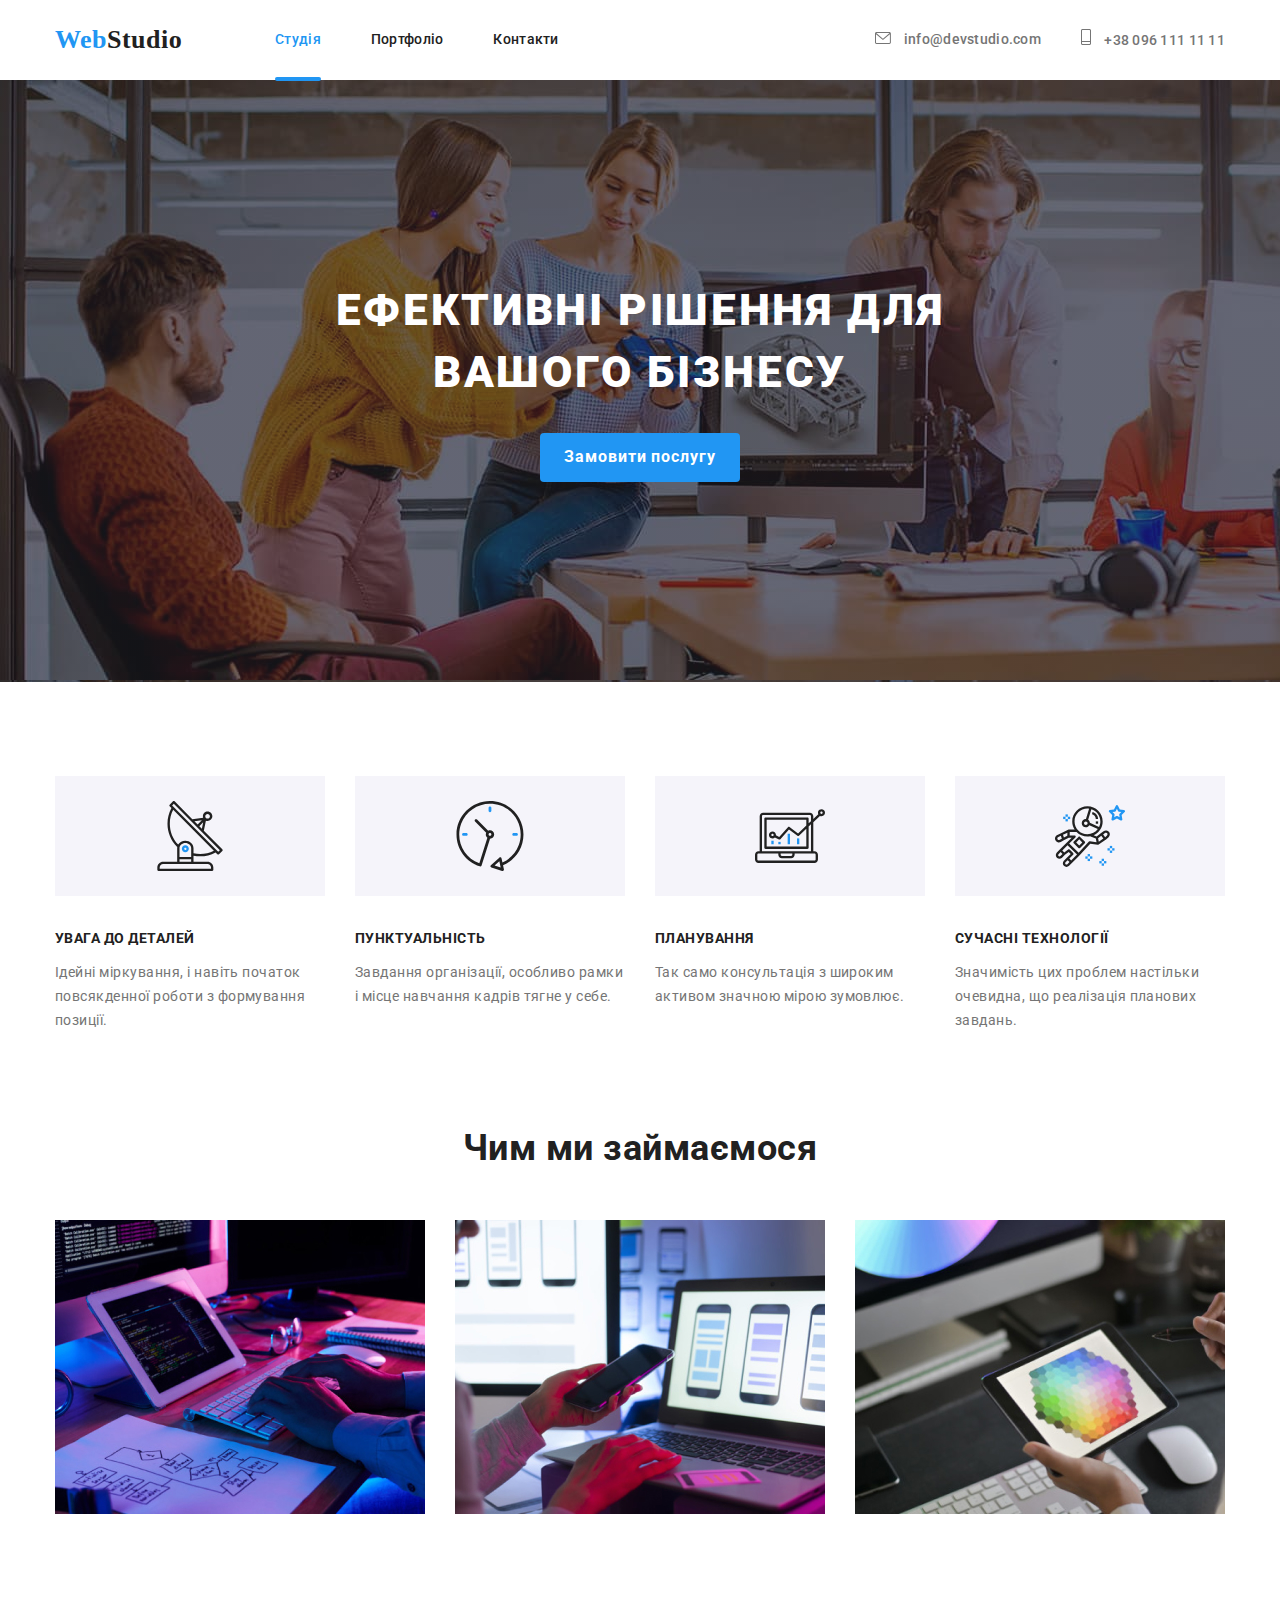
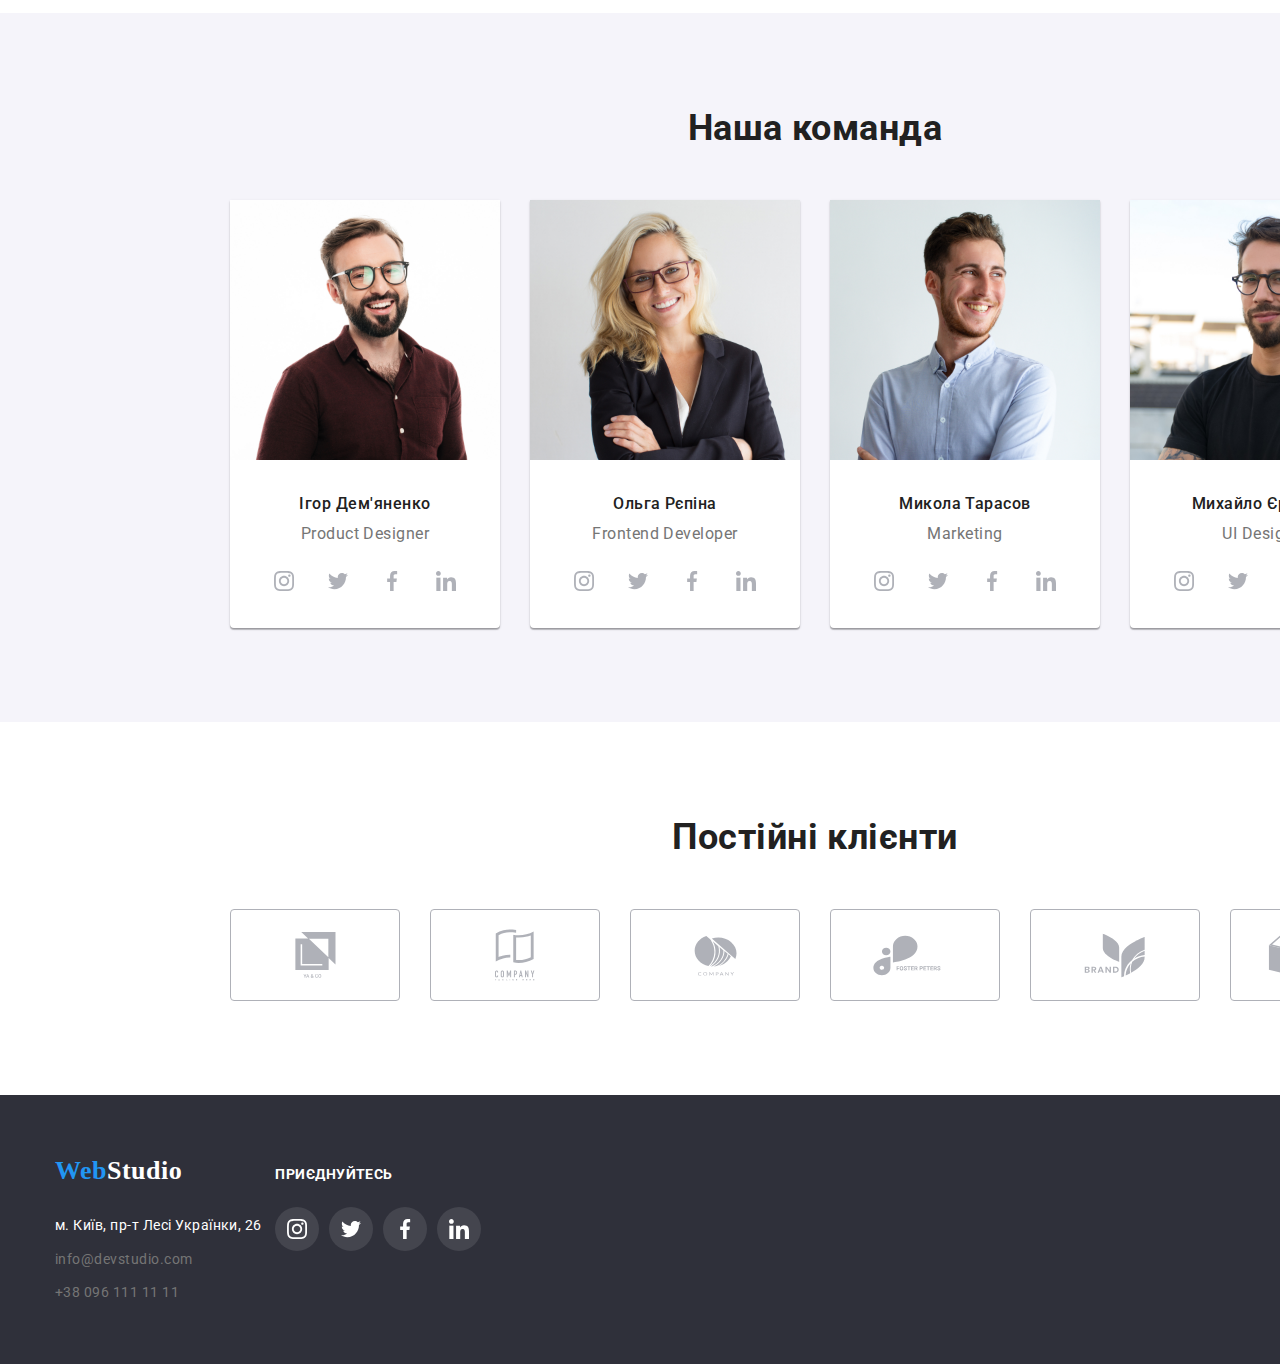
<file: index.html>
<!DOCTYPE html>
<html lang="en">
<head>
    <meta charset="UTF-8">
    <meta name="viewport" content="width=device-width, initial-scale=1.0">
    <title>Document</title>
    <link href="https://fonts.googleapis.com/css2?family=Comfortaa:wght@300..700&family=Roboto:wght@400;500;700;900&display=swap" rel="stylesheet">
    <link rel="stylesheet" href="https://cdnjs.cloudflare.com/ajax/libs/modern-normalize/2.0.0/modern-normalize.min.css">
    <link rel="stylesheet" href="./css/styles.css">
</head>
<body>
    <header class="page-header">
        <div class="container">
         <nav class="navigations">
            <a class="logo" href="/">
                <span class="logo-one">Web</span><span class="logo-two">Studio</span>
            </a>
            <ul class="site-naw list">
                <li class="site-nav-item"><a class="link" href="#"> 
                <span class="studio">Студія</span></a></li>
                <li class="site-nav-item"><a class="link" href="./portfolio.html"> Портфоліо</a></li>
                <li class="site-nav-item"><a class="link" href="">Контакти</a></li>
            </ul>
          </nav>
            <ul class="contacts list">
              <li><a class="mail-link link" href="mailto:info@devstudio.com">
                <svg class="mail-icon" height="12" width="16">
                    <use href="./images/icons.svg#icon-mail"></use>
                </svg>
                info@devstudio.com</a></li>
              <li><a class="tel-link link" href="tel:+380961111111">
                <svg class="mail-icon" height="16" width="10">
                    <use href="./images/icons.svg#icon-phone"></use>
                </svg>
                +38 096 111 11 11</a></li>
            </ul>
        </div> 
    </header>
   <main>
    <!--Hero-->
    <section class="hero">
     <div class="container">
       <h1 class="hero-title">Ефективні рішення для вашого бізнесу</h1>
       <button data-modal-open class="hero-button">Замовити послугу</button>
       <div class="backdrop is-hidden" data-modal>
        <div class="modal">
         <button data-modal-close type="button" class="btn-modal-close">
            <svg class="close-btn-icon" height="18" width="18">
                <use href="./images/icons.svg#icon-close"></use>
            </svg>
         </button>
        </div>
       </div>
     </div>
        </section>
        <!--Benefits-->
    <section class="page-benefits">
         <div class="container">
            <ul class="benefits list">
               <li class="preference-item">
                <div class="benefit-box">
                    <svg class="benefit-icon" height="70" width="70">
                        <use href="./images/icons.svg#icon-benefit1"></use>
                    </svg>
                </div>
                <h3 class="benefits-title">УВАГА ДО ДЕТАЛЕЙ</h3>
                  <p class="benefits-title-list">Ідейні міркування, і навіть початок повсякденної роботи з формування позиції.</p>
               </li>
               <li class="preference-item">
                <div class="benefit-box">
                    <svg class="benefit-icon" height="70" width="70">
                        <use href="./images/icons.svg#icon-benefit2"></use>
                    </svg>
                </div>
                <h3 class="benefits-title">ПУНКТУАЛЬНІСТЬ</h3>
                  <p class="benefits-title-list">Завдання організації, особливо рамки і місце навчання кадрів тягне у себе.</p>
               </li>
               <li class="preference-item">
                <div class="benefit-box">
                    <svg class="benefit-icon" height="70" width="70">
                        <use href="./images/icons.svg#icon-benefit3"></use>
                    </svg>
                </div>
                <h3 class="benefits-title">ПЛАНУВАННЯ</h3>
                  <p class="benefits-title-list">Так само консультація з широким активом значною мірою зумовлює.</p>
               </li>
               <li class="preference-item">
                <div class="benefit-box">
                    <svg class="benefit-icon" height="70" width="70">
                        <use href="./images/icons.svg#icon-benefit4"></use>
                    </svg>
                </div>
                  <h3 class="benefits-title">СУЧАСНІ ТЕХНОЛОГІЇ</h3>
                  <p class="benefits-title-list">Значимість цих проблем настільки очевидна, що реалізація планових завдань.</p>
               </li>
            </ul>
         </div>    
    </section>
    <!--About us-->
    <section class="about-us">
        <div class="container">
            <h2 class="section-title">Чим ми займаємося</h2>
            <ul class="occupation list">
                <li><img src="./images/about-us/about-us-1.jpg" alt="написання коду" width="370" height="294"> </li>
                <li><img src="./images/about-us/abot-us-2.jpg" alt="смартфон і ноутбук" width="370" height="294"> </li>
                <li><img src="./images/about-us/about-us-3.jpg" alt="планшет" width="370" height="294"> </li>
            </ul>
        </div>
    </section>
    <!--Our team-->
    <section class="our-team">
    <div class="container">
        <h2 class="section-title">Наша команда</h2>
        <ul class="team list">
            <li class="team-item">
                <img src="./images/team/team-img1.jpg" alt="дизайнер" width="270" height="260">
                <div class="name-item">
                    <h3 class="team-name">Ігор Дем'яненко</h3>
                    <p class="team-profession">Product Designer</p>
                    <ul class="team-link">
                        <li class="team-link-box">
                            <a href="" class="team-link-social link">
                                <svg class="benefit-icon" height="20" width="20">
                                    <use href="./images/icons.svg#icon-instagram"></use>
                                </svg> 
                            </a>
                        </li>
                        <li class="team-link-box">
                            <a href="" class="team-link-social link">
                                <svg class="benefit-icon" height="20" width="20">
                                    <use href="./images/icons.svg#icon-twitter"></use>
                                </svg> 
                            </a>
                        </li>
                        <li class="team-link-box">
                            <a href="" class="team-link-social link">
                                <svg class="benefit-icon" height="20" width="20">
                                    <use href="./images/icons.svg#icon-facebook"></use>
                                </svg> 
                            </a>
                        </li>
                        <li class="team-link-box">
                            <a href="" class="team-link-social link">
                                <svg class="benefit-icon" height="20" width="20">
                                    <use href="./images/icons.svg#icon-linkedin"></use>
                                </svg> 
                            </a>
                        </li>
                    </ul>
                </div>
            </li>
            <li class="team-item">
                <img src="./images/team/team-img2.jpg" alt="розробник" width="270" height="260">
                <div class="name-item">
                    <h3 class="team-name">Ольга Рєпіна</h3>
                    <p class="team-profession">Frontend Developer</p>
                    <ul class="team-link">
                        <li class="team-link-box">
                            <a href="" class="team-link-social link">
                                <svg class="benefit-icon" height="20" width="20">
                                    <use href="./images/icons.svg#icon-instagram"></use>
                                </svg> 
                            </a>
                        </li>
                        <li class="team-link-box">
                            <a href="" class="team-link-social link">
                                <svg class="benefit-icon" height="20" width="20">
                                    <use href="./images/icons.svg#icon-twitter"></use>
                                </svg> 
                            </a>
                        </li>
                        <li class="team-link-box">
                            <a href="" class="team-link-social link">
                                <svg class="benefit-icon" height="20" width="20">
                                    <use href="./images/icons.svg#icon-facebook"></use>
                                </svg> 
                            </a>
                        </li>
                        <li class="team-link-box">
                            <a href="" class="team-link-social link">
                                <svg class="benefit-icon" height="20" width="20">
                                    <use href="./images/icons.svg#icon-linkedin"></use>
                                </svg> 
                            </a>
                        </li>
                    </ul>
                </div>
            </li>
            <li class="team-item">
                <img src="./images/team/team-img3.jpg" alt="розробник" width="270" height="260">
                <div class="name-item">
                    <h3 class="team-name">Микола Тарасов</h3>
                    <p class="team-profession">Marketing</p>
                    <ul class="team-link">
                        <li class="team-link-box">
                            <a href="" class="team-link-social link">
                                <svg class="benefit-icon" height="20" width="20">
                                    <use href="./images/icons.svg#icon-instagram"></use>
                                </svg> 
                            </a>
                        </li>
                        <li class="team-link-box">
                            <a href="" class="team-link-social link">
                                <svg class="benefit-icon" height="20" width="20">
                                    <use href="./images/icons.svg#icon-twitter"></use>
                                </svg> 
                            </a>
                        </li>
                        <li class="team-link-box">
                            <a href="" class="team-link-social link">
                                <svg class="benefit-icon" height="20" width="20">
                                    <use href="./images/icons.svg#icon-facebook"></use>
                                </svg> 
                            </a>
                        </li>
                        <li class="team-link-box">
                            <a href="" class="team-link-social link">
                                <svg class="benefit-icon" height="20" width="20">
                                    <use href="./images/icons.svg#icon-linkedin"></use>
                                </svg> 
                            </a>
                        </li>
                    </ul>
                </div>
            </li>
            <li class="team-item">
                <img src="./images/team/team-img4.jpg" alt="розробник" width="270" height="260">
                <div class="name-item">
                    <h3 class="team-name">Михайло Єрмаков</h3>
                    <p class="team-profession">UI Designer</p>
                    <ul class="team-link">
                        <li class="team-link-box">
                            <a href="" class="team-link-social link">
                                <svg class="benefit-icon" height="20" width="20">
                                    <use href="./images/icons.svg#icon-instagram"></use>
                                </svg> 
                            </a>
                        </li>
                        <li class="team-link-box">
                            <a href="" class="team-link-social link">
                                <svg class="benefit-icon" height="20" width="20">
                                    <use href="./images/icons.svg#icon-twitter"></use>
                                </svg> 
                            </a>
                        </li>
                        <li class="team-link-box">
                            <a href="" class="team-link-social link">
                                <svg class="benefit-icon" height="20" width="20">
                                    <use href="./images/icons.svg#icon-facebook"></use>
                                </svg> 
                            </a>
                        </li>
                        <li class="team-link-box">
                            <a href="" class="team-link-social link">
                                <svg class="benefit-icon" height="20" width="20">
                                    <use href="./images/icons.svg#icon-linkedin"></use>
                                </svg> 
                            </a>
                        </li>
                    </ul>
                </div>
            </li>
        </ul>
    </div>
    </section>
    <!--Permanent clients-->
    <section class="clients">
        <div class="container">
            <h2 class="section-title">Постійні клієнти</h2>
            <ul class="clients-list">
              <li class="clients-item">
                <a class="clients-link link">
                    <svg class="client-icon" height="46" width="41">
                        <use href="./images/icons.svg#icon-group-1"></use>
                    </svg> 
                </a>
              </li>
              <li class="clients-item">
                <a class="clients-link link">
                    <svg class="client-icon" height="52" width="40">
                        <use href="./images/icons.svg#icon-group-2"></use>
                    </svg> 
                </a>
              </li>
              <li class="clients-item">
                <a class="clients-link link">
                    <svg class="client-icon" height="41" width="43">
                        <use href="./images/icons.svg#icon-group-3"></use>
                    </svg> 
                </a>
              </li>
              <li class="clients-item">
                <a class="clients-link link">
                    <svg class="client-icon" height="41" width="84">
                        <use href="./images/icons.svg#icon-group-4"></use>
                    </svg> 
                </a>
              </li>
              <li class="clients-item">
                <a class="clients-link link">
                    <svg class="client-icon" height="45" width="62">
                        <use href="./images/icons.svg#icon-group-5"></use>
                    </svg> 
                </a>
              </li>
              <li class="clients-item">
                <a class="clients-link link">
                    <svg class="client-icon" height="44" width="94">
                        <use href="./images/icons.svg#icon-group-6"></use>
                    </svg> 
                </a>
              </li>
            </ul>
        </div>
    </section>
   </main>
   <footer class="contact">
    <div class="container">
        <div class="footer-contact">        
            <a class="logo" href="">  <span class="logo-one">Web</span><span class="logo-two-footer">Studio</span> </a>
            <address class="address">
                <ul class="contact-footer-list list">
                  <li class="contact-footer-item">
                    <a class="contact-adress" href="https://www.google.com/maps/d/viewer?mid=1e3wCGSf0WLV-87OjVt8506W0S_s&hl=en&ll=50.42737900000001%2C30.538204999999994&z=17" target="_blank"> м. Київ, пр-т Лесі Українки, 26</a>
                  </li>
                  <li class="contact-footer-item">
                    <a class="contact-mail" href="mailto:info@devstudio.com">info@devstudio.com</a>
                  </li>
                  <li class="contact-footer-item">
                    <a class="contact-phone" href="tel:+380961111111">+38 096 111 11 11</a>
                  </li>
                </ul>
            </div>
            <div class="footer-social">
              <h3 class="footer-item-title">приєднуйтесь</h3>
              <ul class="footer-list list">
                <li>
                    <a class="footer-social-link link" href="">
                        <svg class="benefit-icon" height="20" width="20">
                            <use href="./images/icons.svg#icon-instagram"></use>
                        </svg> 
                    </a>
                </li>
                <li>
                    <a class="footer-social-link link" href="">
                        <svg class="benefit-icon" height="20" width="20">
                            <use href="./images/icons.svg#icon-twitter"></use>
                        </svg> 
                    </a>
                </li>
                <li>
                    <a class="footer-social-link link" href="">
                        <svg class="benefit-icon" height="20" width="20">
                            <use href="./images/icons.svg#icon-facebook"></use>
                        </svg> 
                    </a>
                </li>
                <li>
                    <a class="footer-social-link link" href="">
                        <svg class="benefit-icon" height="20" width="20">
                            <use href="./images/icons.svg#icon-linkedin"></use>
                        </svg> 
                    </a>
                </li>
              </ul>
            </div>

        </address>
    </div>
   </footer>
   <script src="./js/modal.js"></script>
</body>
</html>
</file>
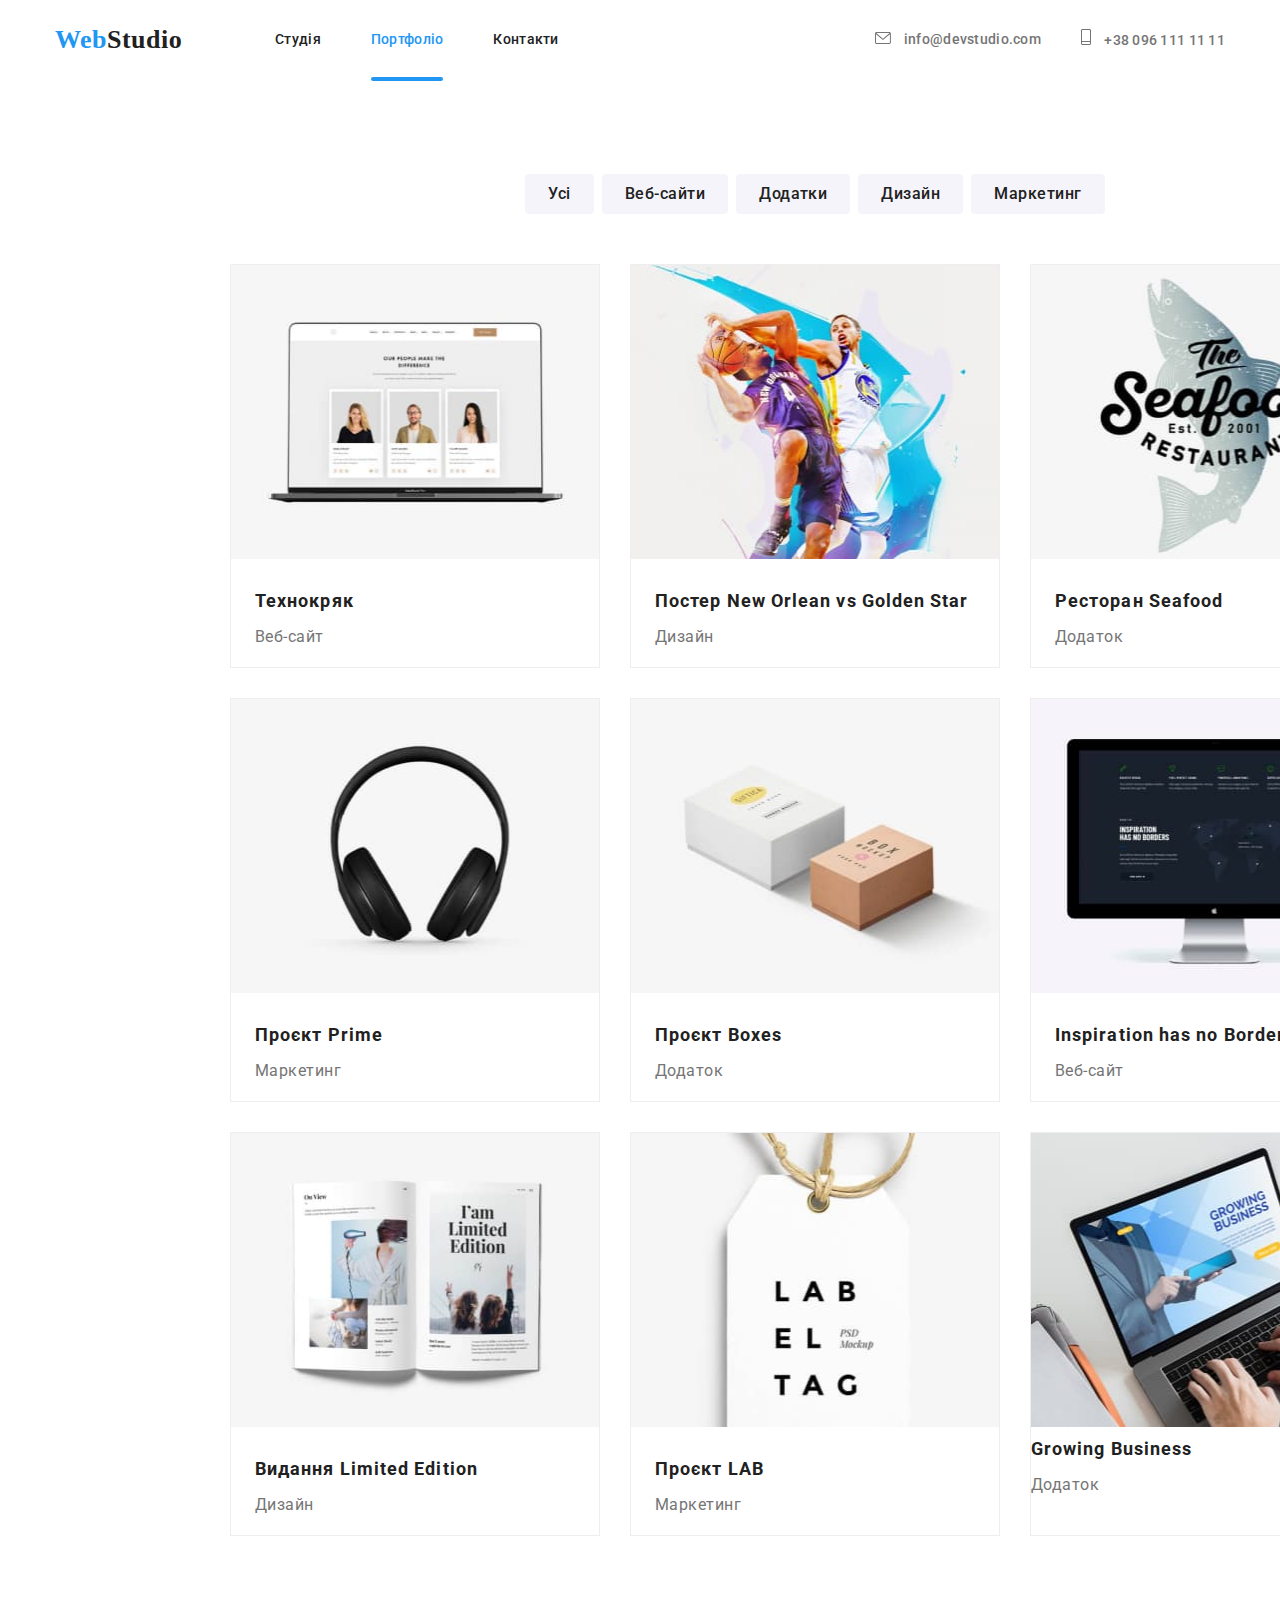
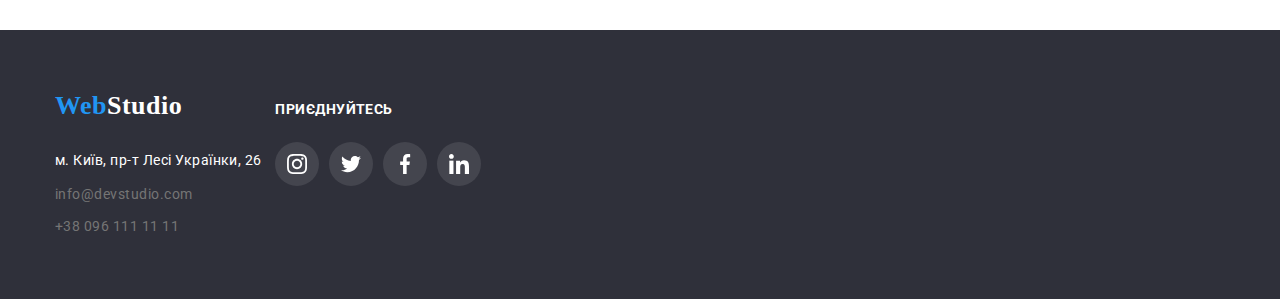
<file: portfolio.html>
<!DOCTYPE html>
<html lang="en">
<head>
    <meta charset="UTF-8">
    <meta name="viewport" content="width=device-width, initial-scale=1.0">
    <title>Document</title>
    <link href="https://fonts.googleapis.com/css2?family=Comfortaa:wght@300..700&family=Roboto:wght@400;500;700;900&display=swap" rel="stylesheet">
    <link rel="stylesheet" href="https://cdnjs.cloudflare.com/ajax/libs/modern-normalize/2.0.0/modern-normalize.min.css">
    <link rel="stylesheet" href="./css/styles.css">
</head>
<body>
    <header class="page-header">
        <div class="container">
            <nav class="navigations">
               <a class="logo" href="/">
                   <span class="logo-one">Web</span><span class="logo-two">Studio</span>
               </a>
               <ul class="site-naw list">
                <li class="site-nav-item"><a class="link" href="./index.html">Студія</a></li>
                <li class="site-nav-item"><a class="link" href="#"> <span class="portfolio">Портфоліо</span></a></li>
                <li class="site-nav-item"><a class="link" href="">Контакти</a></li>
            </ul>
        </nav>
        <ul class="contacts list">
            <li><a class="mail-link link" href="mailto:info@devstudio.com">
              <svg class="mail-icon" height="12" width="16">
                  <use href="./images/icons.svg#icon-mail"></use>
              </svg>
              info@devstudio.com</a></li>
            <li><a class="tel-link link" href="tel:+380961111111">
              <svg class="mail-icon" height="16" width="10">
                  <use href="./images/icons.svg#icon-phone"></use>
              </svg>
              +38 096 111 11 11</a></li>
          </ul>
        </div> 
    </header>
    <main>
 <!--filter-->
 <section class="filter">
<div class="container">
    <ul class="buttons list">
        <li class="filter-list"> 
            <button class="filter-list-item">Усі</button> 
        </li>
        <li class="filter-list">
            <button class="filter-list-item">Веб-сайти</button>
        </li>
        <li class="filter-list">
            <button class="filter-list-item">Додатки</button>
        </li>
        <li class="filter-list">
            <button class="filter-list-item">Дизайн</button>
        </li>
        <li class="filter-list">
            <button class="filter-list-item">Маркетинг</button>
        </li>
    </ul>
    <ul class="project list">
     <li class="project-list">
        <a class="project-list-link">
            <div class="project-cover">
                <img src="./images/projects/project-img1.jpg" alt="project-1" width="369" height="294">
                <p class="project-list-slide">Ресурс пропонує комплексні пропозиції з різним рівнем функціоналу та сервісів. Все це дозволить відвідувачу отримати вичерпні відомості про компанію чи приватну особу.</p>
            </div>
            <div class="project-list-box">
                <h2 class="project-list-name">Технокряк</h2>
                <p class="project-list-item">Веб-сайт</p>
            </div>
        </a>
     </li>
     <li class="project-list">
        <a class="project-list-link">
            <div class="project-cover">
                <img src="./images/projects/project-img2.jpg" alt="project-1" width="369" height="294">
                <p class="project-list-slide">Ресурс пропонує комплексні пропозиції з різним рівнем функціоналу та сервісів. Все це дозволить відвідувачу отримати вичерпні відомості про компанію чи приватну особу.</p>
            </div>
            <div class="project-list-box">
                <h2 class="project-list-name">Постер New Orlean vs Golden Star</h2>
                <p class="project-list-item">Дизайн</p>
            </div>
             <!-- <p class="project-list-slide">Ресурс пропонує комплексні пропозиції з різним рівнем функціоналу та сервісів. Все це дозволить відвідувачу отримати вичерпні відомості про компанію чи приватну особу.</p>-->
        </a>
     </li>
     <li class="project-list">
        <a class="project-list-link">
            <div class="project-cover">
                <img src="./images/projects/project-img3.jpg" alt="project-1" width="369" height="294">
                <p class="project-list-slide">Ресурс пропонує комплексні пропозиції з різним рівнем функціоналу та сервісів. Все це дозволить відвідувачу отримати вичерпні відомості про компанію чи приватну особу.</p>
            </div>
            <div class="project-list-box">
                <h2 class="project-list-name">Ресторан Seafood</h2>
                <p class="project-list-item">Додаток</p>
            </div>
            <!-- <p class="project-list-slide">Ресурс пропонує комплексні пропозиції з різним рівнем функціоналу та сервісів. Все це дозволить відвідувачу отримати вичерпні відомості про компанію чи приватну особу.</p>-->
        </a>
     </li>
     <li class="project-list">
        <a class="project-list-link">
            <div class="project-cover">
                <img src="./images/projects/project-img4.jpg" alt="project-1" width="369" height="294">
                <p class="project-list-slide">Ресурс пропонує комплексні пропозиції з різним рівнем функціоналу та сервісів. Все це дозволить відвідувачу отримати вичерпні відомості про компанію чи приватну особу.</p>
            </div>
            <div class="project-list-box">
                <h2 class="project-list-name">Проєкт Prime</h2>
                <p class="project-list-item">Маркетинг</p>
            </div>
            <!-- <p class="project-list-slide">Ресурс пропонує комплексні пропозиції з різним рівнем функціоналу та сервісів. Все це дозволить відвідувачу отримати вичерпні відомості про компанію чи приватну особу.</p>-->
        </a>
     </li>
     <li class="project-list">
        <a class="project-list-link">
            <div class="project-cover">
                <img src="./images/projects/project-img5.jpg" alt="project-1" width="369" height="294">
                <p class="project-list-slide">Ресурс пропонує комплексні пропозиції з різним рівнем функціоналу та сервісів. Все це дозволить відвідувачу отримати вичерпні відомості про компанію чи приватну особу.</p>
            </div>
            <div class="project-list-box">
                <h2 class="project-list-name">Проєкт Boxes</h2>
                <p class="project-list-item">Додаток</p>
            </div>
             <!--<p class="project-list-slide">Ресурс пропонує комплексні пропозиції з різним рівнем функціоналу та сервісів. Все це дозволить відвідувачу отримати вичерпні відомості про компанію чи приватну особу.</p>-->
        </a>
     </li>
     <li class="project-list">
        <a class="project-list-link">
            <div class="project-cover">
                <img src="./images/projects/project-img6.jpg" alt="project-1" width="369" height="294">
                <p class="project-list-slide">Ресурс пропонує комплексні пропозиції з різним рівнем функціоналу та сервісів. Все це дозволить відвідувачу отримати вичерпні відомості про компанію чи приватну особу.</p>
            </div>
            <div class="project-list-box">
                <h2 class="project-list-name">Inspiration has no Borders</h2>
                <p class="project-list-item">Веб-сайт</p>
            </div>
            <!-- <p class="project-list-slide">Ресурс пропонує комплексні пропозиції з різним рівнем функціоналу та сервісів. Все це дозволить відвідувачу отримати вичерпні відомості про компанію чи приватну особу.</p>-->
        </a>
     </li>
     <li class="project-list">
        <a class="project-list-link">
            <div class="project-cover">
                <img src="./images/projects/project-img7.jpg" alt="project-1" width="369" height="294">
                <p class="project-list-slide">Ресурс пропонує комплексні пропозиції з різним рівнем функціоналу та сервісів. Все це дозволить відвідувачу отримати вичерпні відомості про компанію чи приватну особу.</p>
            </div>
            <div class="project-list-box">
                <h2 class="project-list-name">Видання Limited Edition</h2>
              <p class="project-list-item">Дизайн</p>
            </div>
            <!-- <p class="project-list-slide">Ресурс пропонує комплексні пропозиції з різним рівнем функціоналу та сервісів. Все це дозволить відвідувачу отримати вичерпні відомості про компанію чи приватну особу.</p>-->
        </a>
     </li>
     <li class="project-list">
        <a class="project-list-link">
            <div class="project-cover">
                <img src="./images/projects/project-img8.jpg" alt="project-1" width="369" height="294">
                <p class="project-list-slide">Ресурс пропонує комплексні пропозиції з різним рівнем функціоналу та сервісів. Все це дозволить відвідувачу отримати вичерпні відомості про компанію чи приватну особу.</p>
            </div>
            <div class="project-list-box">
                <h2 class="project-list-name">Проєкт LAB</h2>
                <p class="project-list-item">Маркетинг</p>
            </div>
            <!-- <p class="project-list-slide">Ресурс пропонує комплексні пропозиції з різним рівнем функціоналу та сервісів. Все це дозволить відвідувачу отримати вичерпні відомості про компанію чи приватну особу.</p>-->
        </a>
     </li>
     <li class="project-list">
        <a class="project-list-link">
            <div class="project-cover">
                <img src="./images/projects/project-img9.jpg" alt="project-1" width="369" height="294">
                <p class="project-list-slide">Ресурс пропонує комплексні пропозиції з різним рівнем функціоналу та сервісів. Все це дозволить відвідувачу отримати вичерпні відомості про компанію чи приватну особу.</p>
            </div>
            <div>
                <h2 class="project-list-name">Growing Business</h2>
                <p class="project-list-item">Додаток</p>
            </div>
             <!-- <p class="project-list-slide">Ресурс пропонує комплексні пропозиції з різним рівнем функціоналу та сервісів. Все це дозволить відвідувачу отримати вичерпні відомості про компанію чи приватну особу.</p>-->
        </a>
     </li>
    </ul>
</div>
 </section>
    </main>
    <footer class="contact">
        <div class="container">
            <div class="footer-contact">        
                <a class="logo" href="">  <span class="logo-one">Web</span><span class="logo-two-footer">Studio</span> </a>
                <address class="address">
                    <ul class="contact-footer-list list">
                      <li class="contact-footer-item">
                        <a class="contact-adress" href="https://www.google.com/maps/d/viewer?mid=1e3wCGSf0WLV-87OjVt8506W0S_s&hl=en&ll=50.42737900000001%2C30.538204999999994&z=17" target="_blank"> м. Київ, пр-т Лесі Українки, 26</a>
                      </li>
                      <li class="contact-footer-item">
                        <a class="contact-mail" href="mailto:info@devstudio.com">info@devstudio.com</a>
                      </li>
                      <li class="contact-footer-item">
                        <a class="contact-phone" href="tel:+380961111111">+38 096 111 11 11</a>
                      </li>
                    </ul>
                </div>
                <div class="footer-social">
                  <h3 class="footer-item-title">приєднуйтесь</h3>
                  <ul class="footer-list list">
                    <li>
                        <a class="footer-social-link link" href="">
                            <svg class="benefit-icon" height="20" width="20">
                                <use href="./images/icons.svg#icon-instagram"></use>
                            </svg> 
                        </a>
                    </li>
                    <li>
                        <a class="footer-social-link link" href="">
                            <svg class="benefit-icon" height="20" width="20">
                                <use href="./images/icons.svg#icon-twitter"></use>
                            </svg> 
                        </a>
                    </li>
                    <li>
                        <a class="footer-social-link link" href="">
                            <svg class="benefit-icon" height="20" width="20">
                                <use href="./images/icons.svg#icon-facebook"></use>
                            </svg> 
                        </a>
                    </li>
                    <li>
                        <a class="footer-social-link link" href="">
                            <svg class="benefit-icon" height="20" width="20">
                                <use href="./images/icons.svg#icon-linkedin"></use>
                            </svg> 
                        </a>
                    </li>
                  </ul>
                </div>
    
            </address>
        </div>
       </footer> 
</body>
</html>
</file>
<file: css/styles.css>
/* колір основного текста сірий #757575; */
/* колір другорядного color: #212121; */
/* синій #2196F3 */
/* колір фона #F5F4FA */
/*  */

:root {
    --primary-text-color: #757575;
    --title-text-color: #212121; 
    --white-color: #FFFFFF;
    --secondary-color: #2196F3;
    --background-color: #F5F4FA;

}


body {
    color: var(--primary-text-color);
    letter-spacing: 0.03em;
    font-family: Roboto, sans-serif;
    background-color: var(--white-color);
}


h1,
h2,
h3,
h4,
h5,
h6,
p {
    margin: 0;
}

ul,
ol {
    margin: 0;

}

/*  INDEX.HTML  */

.container {
width: 1200px;
padding-left: 15px;
padding-right: 15px;
margin: 0 auto;
}

.page-header {
    padding-top: 24px;
    padding-bottom: 25px;
}

.page-header .container {
display: flex;
align-items: center;
justify-content: space-between;
}

.navigations {
    display: flex;
    align-items: center;
}

.logo-one {
    color: var(--secondary-color);
}
.logo-two {
    color: var(--title-text-color);
}

.logo-two-footer {
    color: #ffffff;
    }


.logo {
font-family: Raleway;
font-size: 26px;
font-weight: 700;
line-height: 1.2;
text-decoration: none;
margin-right: 93px;
}

.link {
    text-decoration: none;
}


.site-naw {
    display: flex;
    align-items: center;
}

.mail-icon {
    margin-right: 10px;
}


.site-naw .link {
color: var(--title-text-color);
font-size: 14px;
font-weight: 500;
line-height: 1.14;
letter-spacing: 0.02em;
transition: color 250ms cubic-bezier(0.4, 0, 0.2, 1);
}

.site-naw .link:hover,
.site-naw .link:focus {
    color: var(--secondary-color);
}

.site-nav-item:not(:last-child) {
margin-right: 50px;
}

.site-nav-item {
    position: relative;
}

.studio::after,
.portfolio::after {
 content: "";

 
 position: absolute;
 display: block;
 left: 0;
 bottom: 0;
 width: 100%;
 height: 4px;
 background-color: #2196F3;
 border-radius: 2px;
 margin-bottom: -32px;
}

.list {
    list-style: none;
    padding: 0;
    margin: 0;
}


.studio {
    color: var(--secondary-color);
}

.contacts {
    display: flex;
    align-items: center;
    justify-content: flex-end;
}

.contacts .link {
color: var(--primary-text-color);
font-size: 14px;
font-weight: 500;
line-height: 1.14;
letter-spacing: 0.02em;
fill: var(--primary-text-color);
}

.mail-link {
    margin-right: 40px;
}

.contacts .link:hover,
.contacts .link:focus {
    color: var(--secondary-color);
 fill: var(--secondary-color);

}

.hero {
    background-color: #2F303A;
    padding-top: 200px;
    padding-bottom: 200px;
    max-width: 1600px;
    background-image: linear-gradient(to top, rgba(47, 48, 58, 0.4), rgba(47, 48, 58, 0.4)),
    url(../images/hero/hero.jpg);
}

.hero-title {
color: var(--white-color);
font-size: 44px;
font-weight: 900;
line-height: 1.4;
letter-spacing: 0.06em;
text-align: center;
text-transform: uppercase;
margin-bottom: 30px;
width: 696px;
}

.hero .container {
display: flex;
flex-direction: column;
align-items: center;
}

.backdrop {
 /* max-width: 1600px;
 height: 1024px; */
position: fixed;

top: 0;
left: 0;

width: 100%;
height: 100%;

 background-color: #00000033;
}

.backdrop.is-hidden {
    opacity: 0;
    pointer-events: none;
   visibility: hidden;
}

.modal {
position: absolute;

top: 50%;
left: 50%;
transform: translate(-50%, -50%);

  min-width: 528px;
  min-height: 581px;  

  background-color: var(--white-color);
  box-shadow: 0px 2px 1px 0px #00000033, 0px 1px 1px 0px #00000024, 0px 1px 3px 0px #0000001F;

}


.btn-modal-close {
    position: absolute;

    top: 14px;
    right: 14px;
    border-radius: 50%;
    border: 1px solid #0000001A;
    background-color: transparent;
  padding: 6px;
  width: 30px;
  height: 30px;
}


.hero-button {
    display: inline-block;
    padding: 10px 24px;
    color: var(--white-color);
    background-color: var(--secondary-color);
font-size: 16px;
font-weight: 700;
line-height: 1.8;
letter-spacing: 0.06em;
border-radius: 4px;   
text-align: center;
min-width: 200px;
border: none;
}

.benefits-title {
    color: var(--title-text-color);
font-size: 14px;
font-weight: 700;
line-height: 1.8;
margin-bottom: 10px;
}

.benefits-title-list {
    color: var(--primary-text-color);
font-size: 14px;
font-weight: 400;
line-height: 1.71;
}

.benefit-box {
    background-color: var(--background-color);
    width: 270px;
    height: 120px;
    padding: 25px 100px;
    margin-bottom: 30px;
}

.page-benefits {
    padding-top: 94px;
    padding-bottom: 94px;
}

.benefits {
    display: flex;
    justify-content: space-between;
}


.preference-item:not(:last-child) {
    margin-right: 30px;
}

.occupation {
    display: flex;
    justify-content: space-between;
}

.about-us {
    padding-bottom: 94px;
}

.section-title {
    color: var(--title-text-color);
font-size: 36px;
font-weight: 700;
line-height: 1.2;
text-align: center;
margin-bottom: 50px;


}

.our-team {
    padding: 94px 215px;
    background-color: var(--background-color);
}

.team-item {
    background-color: #FFFFFF;
    border-radius: 0 0 4px 4px;
    box-shadow: 0px 1px 3px rgba(0, 0, 0, 0.12), 0px 1px 1px rgba(0, 0, 0, 0.14), 0px 2px 1px rgba(0, 0, 0, 0.2);
    width: 270px;
height: 428px;
}


.container .team {
    display: flex;
    justify-content: space-between;
}

.name-item {
    padding-top: 30px;
    padding-bottom: 30px;
text-align: center;
}

.team-name {
    color: var(--title-text-color);
font-size: 16px;
font-weight: 500;
line-height: 1.2;
margin-bottom: 10px;
}

.team-profession {
    color: var(--primary-text-color);
font-size: 16px;
font-weight: 400;
line-height: 1.2;
margin-bottom: 16px;
}

.team-link {
    display: flex;
    list-style: none;
    margin-bottom: 30px;
    margin-left: 32px;
    margin-right: 32px;
    justify-content: space-between;
    padding: 0;
}

.team-link-social {
    display: flex;
    border-radius: 50%;
    background-color: #FFFFFF;
    width: 44px;
height: 44px;
justify-content: center;
align-items: center;
fill: #AFB1B8;

}

.team-link-social:hover,
.team-link-social:focus {
background-color: var(--secondary-color);
fill: var(--white-color);
}

/*  permanent clients */

.clients {
    padding: 94px 215px;
}

.clients-list {
    display: flex;
    justify-content: space-between;
    align-items: center;
    list-style: none;
    padding: 0;
}


.clients-link {
    display: flex;
justify-content: center;
align-items: center;
fill: #AFB1B8;
width: 170px;
height: 92px;
border: 1px solid #AFB1B8;
border-radius: 4px;
}

.clients-link:hover {
    border-color: var(--secondary-color);
    fill: var(--secondary-color);
}



/*  CONTACT footer */

.contact {
    background-color: #2F303A;
    padding-top: 60px;
    padding-bottom: 60px;
}

.address {
    margin-top: 28px;
}

.contact-adress {
    color: var(--white-color);
font-size: 14px;
line-height: 1.7;
text-decoration: none;
}

.contact-mail {
    color: var(--primary-text-color);
font-size: 14px;
line-height: 1.7px;
font-weight: 400;
text-decoration: none;
}

.contact-phone {
color: var(--primary-text-color);
font-size: 14px;
line-height: 1.7;
font-weight: 400;
text-decoration: none;
}

.contact-footer-item {
    font-style: normal;
}

.contact-footer-item:not(:last-child) {
    margin-bottom: 12px;
}

.contact .container {
    display: flex;
    align-items: baseline;
}

.footer-list {
    display: flex;
}

.footer-item-title {
    color: var(--white-color);
    font-size: 14px;
    font-weight: 700;
    line-height: 1.8;
    text-transform: uppercase;
    margin-bottom: 20px;
}

.footer-social-link {
    display: flex;
border-radius: 50%;
background-color: #FFFFFF1A;
width: 44px;
height: 44px;
justify-content: center;
align-items: center;
fill: #FFFFFF;
margin-right: 10px;
}


.footer-social-link:hover {
    background-color: var(--secondary-color);
}

/*  PORTFOLIO.HTML  */



.portfolio {
    color: var(--secondary-color);
}

.filter {
    padding: 94px 215px;
}

.buttons {
    display: flex;
    justify-content: center;
    margin-bottom: 50px;

}

.filter-list:not(:last-child) {
    margin-right: 8px;
    }

.filter-list-item {
    color: var(--title-text-color);
    background-color: var(--background-color);
font-size: 16px;
font-weight: 500;
line-height: 1.6;
letter-spacing: 0.03em;
border-radius: 4px;
padding: 6px 22px;  
border: 1px solid transparent;
border-color: var(--background-color);

}

.filter-list-item:hover {
background-color: var(--secondary-color);
color: var(--background-color);
}

.project-list-box {
    padding: 20px 24px;
}

.project-list-name {
color: var(--title-text-color);
font-size: 18px;
font-weight: 700;
line-height: 2;
letter-spacing: 0.06em;
margin-bottom: 4px;
}

.project-list-item {
color: var(--primary-text-color);
font-size: 16px;
font-weight: 400;
line-height: 1.8;
letter-spacing: 0.03em;
}

.project-cover {
    position: relative;
    overflow: hidden;
}


.project-list-slide {
position: absolute;

top: 0;
left: 0;
width: 100%;
height: 100%;

padding: 63px 24px;
color: var(--white-color);
background-color: var(--secondary-color);
font-size: 18px;
font-weight: 400;
line-height: 1.6;
letter-spacing: 0.03em;

transform: translateY(100%);
transition: transform 250ms cubic-bezier(0.4, 0, 0.2, 1);
}

.project-list-link:hover .project-list-slide,
.project-list-link:focus .project-list-slide {
  transform: translateY(0);
}

.project-list {
   border: 1px solid #EEEEEE;
   margin: 15px;
   box-sizing: border-box;
   width: 370px;
   height: 404px;
}



.project-list:hover {
    box-shadow: 1px 4px 6px 0px #00000029, 0px 4px 4px 0px #0000000F, 0px 1px 1px 0px #0000001F;
}


.project {
    display: flex;
    flex-wrap: wrap;
    margin: -15px;
}



.btn {
    position: relative;
    display: flex;
    border: none;
    margin-top: 30px;
    margin-bottom: 30px;
    padding: 10px 30px;
    border-radius: 3px;
    background-color: teal;
    color: #FFFFFF;

    transition: background-color 250ms linear;
    overflow: hidden;
    
}

.btn::before {
    content: '';
    display: inline-block;
    width: 20px;
    height: 20px;
    margin-right: 5px;

    background-color: red;

    transition: transform 250ms linear;
}
</file>
